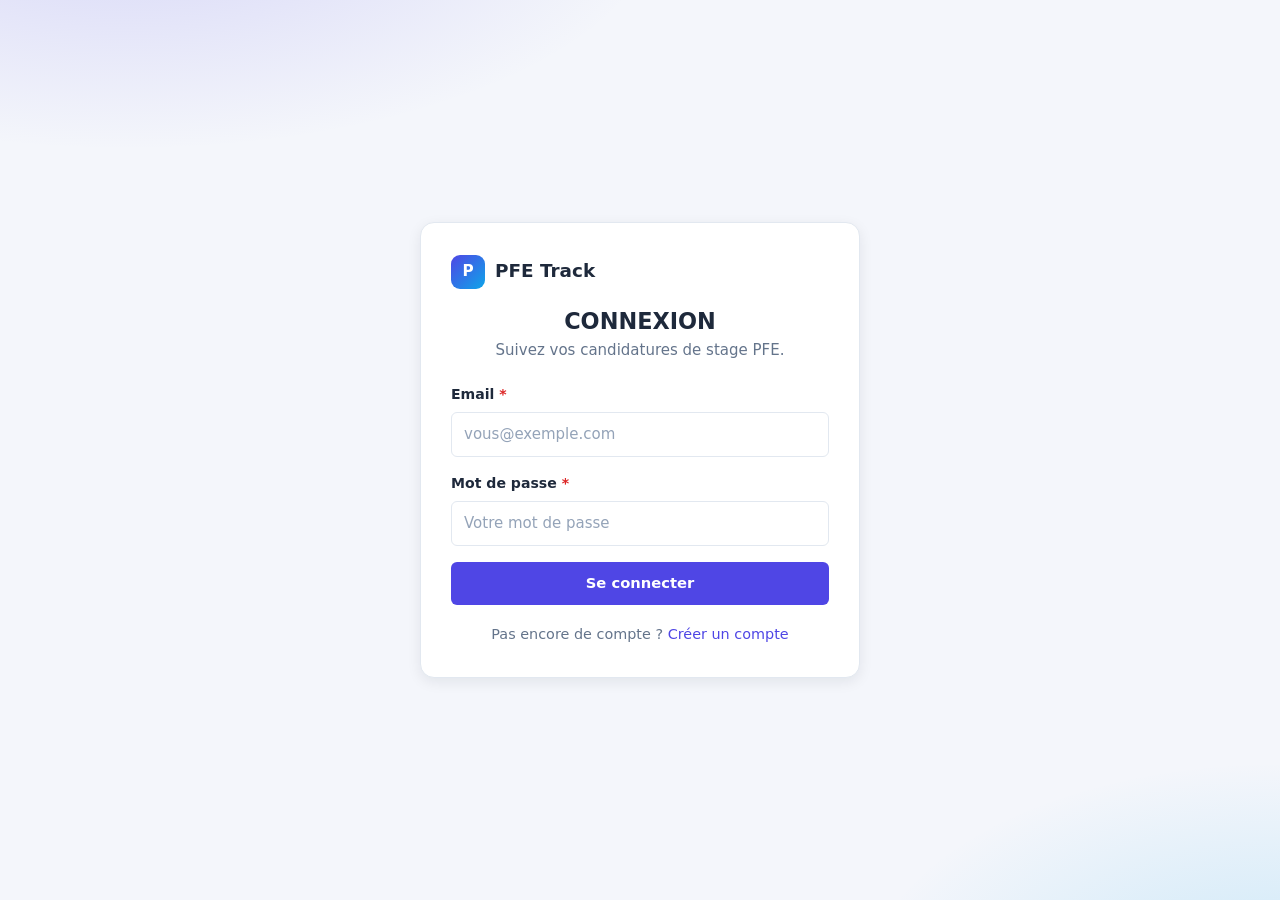
<file: frontend/index.html>
<!DOCTYPE html>
<html lang="fr">
<head>
  <meta charset="UTF-8">
  <meta name="viewport" content="width=device-width, initial-scale=1">
  <title>PFE Track</title>
  <link rel="stylesheet" href="css/style.css">
</head>
<body class="auth-page" data-page="index">
  <div class="loading-block">
    <div class="spinner"></div>
    <span>Chargement...</span>
  </div>
 
  <noscript>
    <p class="text-center">JavaScript est nécessaire. <a href="login.html">Aller à la connexion</a></p>
  </noscript>
 
  <script src="js/api.js"></script>
  <script src="js/ui.js"></script>
  <script src="js/auth.js"></script>
</body>
</html>
</file>
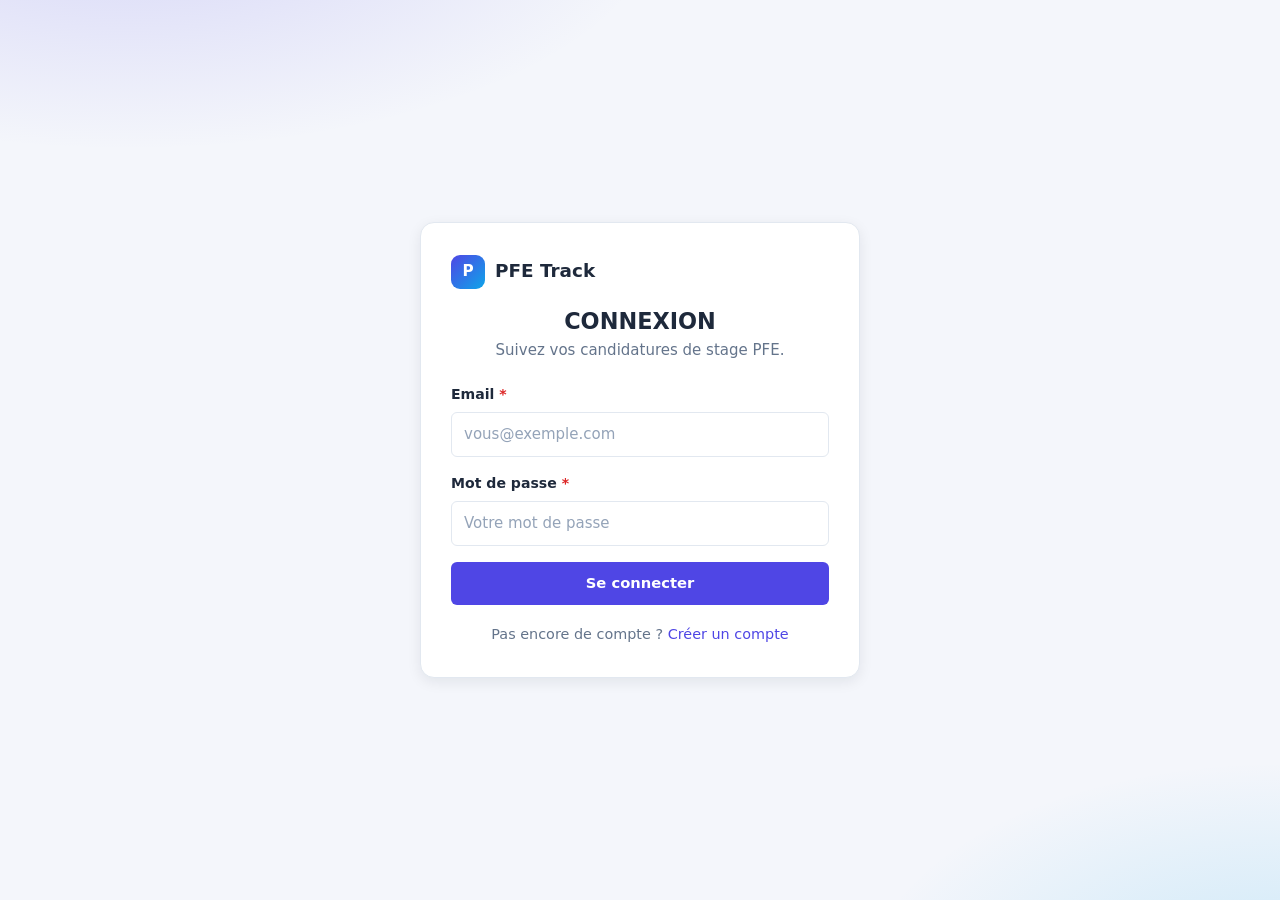
<file: frontend/applications.html>
<!DOCTYPE html>
<html lang="fr">
<head>
  <meta charset="UTF-8">
  <meta name="viewport" content="width=device-width, initial-scale=1">
  <title>Candidatures — PFE Track</title>
  <link rel="stylesheet" href="css/style.css">
</head>
<body data-page="applications">
  <div id="navbar"></div>
 
  <main class="container page">
    <div class="page-header">
      <div>
        <h1>Candidatures</h1>
        <p id="applications-count">&nbsp;</p>
      </div>
      <button type="button" class="btn btn-primary" id="add-application-btn">+ Ajouter une candidature</button>
    </div>
 
    <div class="toolbar">
      <div class="search">
        <label for="search-input" class="sr-only">Rechercher</label>
        <input type="search" id="search-input" class="form-control"
               placeholder="Rechercher par entreprise ou poste...">
      </div>
      <div>
        <label for="status-filter" class="sr-only">Filtrer par statut</label>
        <select id="status-filter" class="form-control"></select>
      </div>
    </div>
 
    <div id="applications-list"></div>
  </main>
 
  <!-- Modale d'ajout / modification -->
  <div class="modal-overlay hidden" id="application-modal">
    <div class="modal" role="dialog" aria-modal="true" aria-labelledby="application-modal-title">
      <form id="application-form" novalidate>
        <div class="modal-header">
          <h2 id="application-modal-title">Ajouter une candidature</h2>
          <button type="button" class="modal-close" data-close-modal aria-label="Fermer">&times;</button>
        </div>
 
        <div class="modal-body">
          <div class="form-row">
            <div class="form-group">
              <label for="company_name" class="required">Entreprise</label>
              <input type="text" id="company_name" name="company_name" class="form-control" maxlength="150" required>
            </div>
            <div class="form-group">
              <label for="position" class="required">Poste</label>
              <input type="text" id="position" name="position" class="form-control" maxlength="150" required>
            </div>
          </div>
 
          <div class="form-row">
            <div class="form-group">
              <label for="domain" class="required">Domaine</label>
              <input type="text" id="domain" name="domain" class="form-control" maxlength="100"
                     placeholder="Ex. Développement web" required>
            </div>
            <div class="form-group">
              <label for="application_date" class="required">Date de candidature</label>
              <input type="date" id="application_date" name="application_date" class="form-control" required>
            </div>
          </div>
 
          <div class="form-row">
            <div class="form-group">
              <label for="status" class="required">Statut</label>
              <select id="status" name="status" class="form-control" required></select>
            </div>
            <div class="form-group">
              <label for="contact_email">Email de contact</label>
              <input type="email" id="contact_email" name="contact_email" class="form-control"
                     maxlength="150" placeholder="recrutement@entreprise.com">
            </div>
          </div>
 
          <div class="form-group">
            <label for="offer_url">Lien de l'offre</label>
            <input type="url" id="offer_url" name="offer_url" class="form-control"
                   maxlength="255" placeholder="https://...">
          </div>
 
          <div class="form-group">
            <label for="notes">Notes</label>
            <textarea id="notes" name="notes" class="form-control"></textarea>
          </div>
        </div>
 
        <div class="modal-footer">
          <button type="button" class="btn btn-secondary" data-close-modal>Annuler</button>
          <button type="submit" class="btn btn-primary" id="application-submit">Enregistrer</button>
        </div>
      </form>
    </div>
  </div>
 
  <script src="js/api.js"></script>
  <script src="js/ui.js"></script>
  <script src="js/auth.js"></script>
  <script src="js/applications.js"></script>
</body>
</html>
</file>
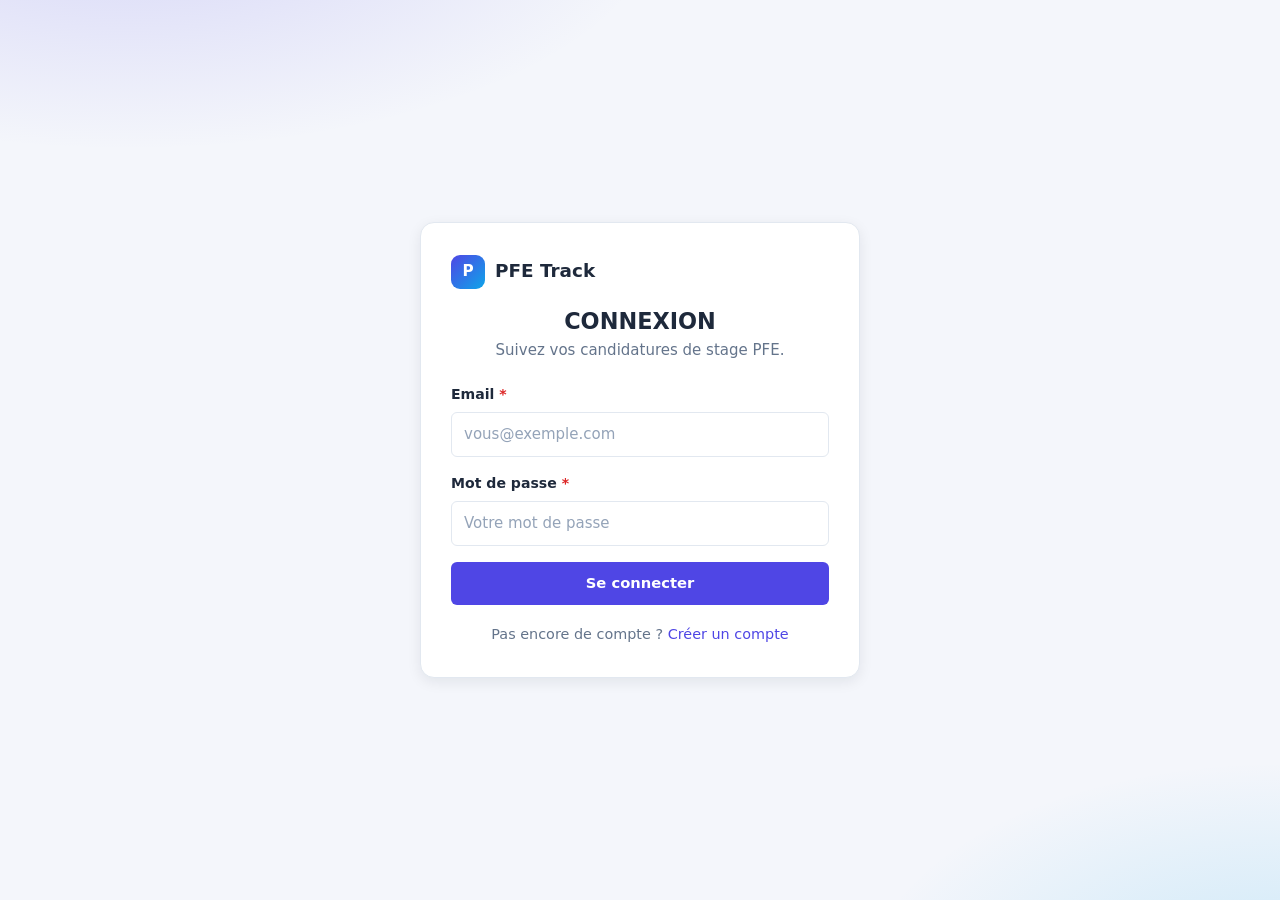
<file: frontend/dashboard.html>
<!DOCTYPE html>
<html lang="fr">
<head>
  <meta charset="UTF-8">
  <meta name="viewport" content="width=device-width, initial-scale=1">
  <title>Tableau de bord — PFE Track</title>
  <link rel="stylesheet" href="css/style.css">
</head>
<body data-page="dashboard">
  <div id="navbar"></div>
 
  <main class="container page">
    <div class="page-header">
      <div>
        <h1>Tableau de bord</h1>
        <p>Un aperçu de vos candidatures et de vos tâches.</p>
      </div>
      <a class="btn btn-primary" href="applications.html">Voir les candidatures</a>
    </div>
 
    <section class="stats-grid" aria-label="Statistiques">
      <div class="stat-card">
        <div class="stat-icon" aria-hidden="true">📋</div>
        <div>
          <div class="stat-value" id="stat-total">—</div>
          <div class="stat-label">Candidatures</div>
        </div>
      </div>
      <div class="stat-card stat-card--info">
        <div class="stat-icon" aria-hidden="true">📤</div>
        <div>
          <div class="stat-value" id="stat-sent">—</div>
          <div class="stat-label">Envoyées</div>
        </div>
      </div>
      <div class="stat-card stat-card--warning">
        <div class="stat-icon" aria-hidden="true">⏳</div>
        <div>
          <div class="stat-value" id="stat-waiting">—</div>
          <div class="stat-label">En attente de réponse</div>
        </div>
      </div>
      <div class="stat-card stat-card--violet">
        <div class="stat-icon" aria-hidden="true">🗓️</div>
        <div>
          <div class="stat-value" id="stat-interview">—</div>
          <div class="stat-label">Entretiens programmés</div>
        </div>
      </div>
      <div class="stat-card stat-card--success">
        <div class="stat-icon" aria-hidden="true">✅</div>
        <div>
          <div class="stat-value" id="stat-accepted">—</div>
          <div class="stat-label">Acceptées</div>
        </div>
      </div>
      <div class="stat-card stat-card--danger">
        <div class="stat-icon" aria-hidden="true">❌</div>
        <div>
          <div class="stat-value" id="stat-rejected">—</div>
          <div class="stat-label">Refusées</div>
        </div>
      </div>
    </section>
 
    <div class="grid-2">
      <section class="card">
        <div class="card-header">
          <h2>Prochaines tâches</h2>
          <a class="btn btn-ghost btn-sm" href="tasks.html">Toutes les tâches</a>
        </div>
        <div id="upcoming-tasks"></div>
      </section>
 
      <section class="card">
        <div class="card-header">
          <h2>Activités récentes</h2>
          <a class="btn btn-ghost btn-sm" href="applications.html">Toutes les candidatures</a>
        </div>
        <div id="recent-applications"></div>
      </section>
    </div>
  </main>
 
  <script src="js/api.js"></script>
  <script src="js/ui.js"></script>
  <script src="js/auth.js"></script>
  <script src="js/dashboard.js"></script>
</body>
</html>
</file>
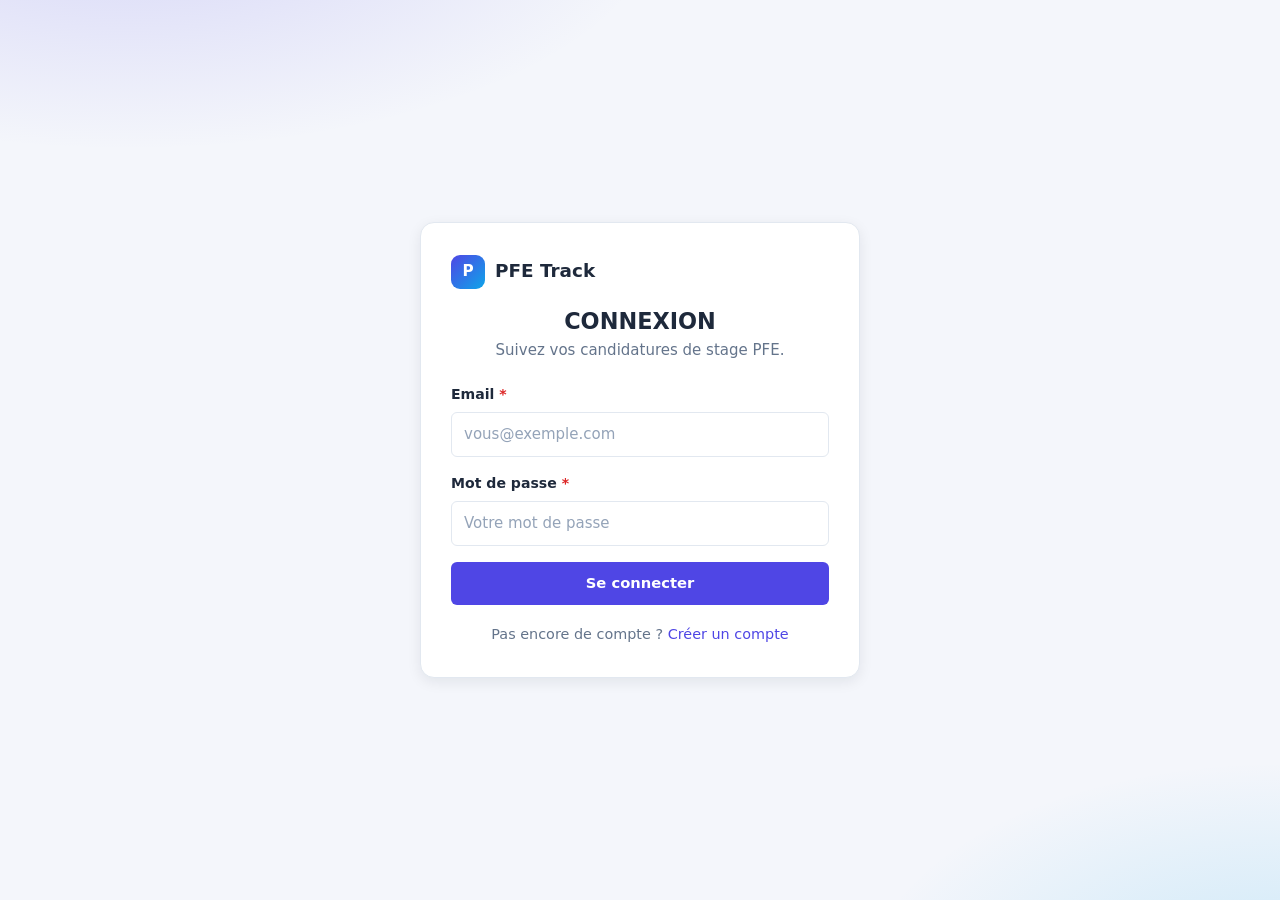
<file: frontend/login.html>
<!DOCTYPE html>
<html lang="fr">
<head>
  <meta charset="UTF-8">
  <meta name="viewport" content="width=device-width, initial-scale=1">
  <title>CONNEXION — PFE Track</title>
  <link rel="stylesheet" href="css/style.css">
</head>
<body class="auth-page" data-page="login">
  <main class="auth-card">
    <a class="brand" href="index.html"><span class="brand-mark">P</span>PFE Track</a>
    <h1>CONNEXION</h1>
    <p class="auth-subtitle">Suivez vos candidatures de stage PFE.</p>
 
    <form id="login-form" novalidate>
      <div class="form-group">
        <label for="email" class="required">Email</label>
        <input type="email" id="email" name="email" class="form-control"
               placeholder="vous@exemple.com" autocomplete="email" required>
      </div>
 
      <div class="form-group">
        <label for="password" class="required">Mot de passe</label>
        <input type="password" id="password" name="password" class="form-control"
               placeholder="Votre mot de passe" autocomplete="current-password" required>
      </div>
 
      <button type="submit" class="btn btn-primary btn-block">Se connecter</button>
    </form>
 
    <p class="auth-footer">Pas encore de compte ? <a href="register.html">Créer un compte</a></p>
  </main>
 
  <script src="js/api.js"></script>
  <script src="js/ui.js"></script>
  <script src="js/auth.js"></script>
</body>
</html>
</file>
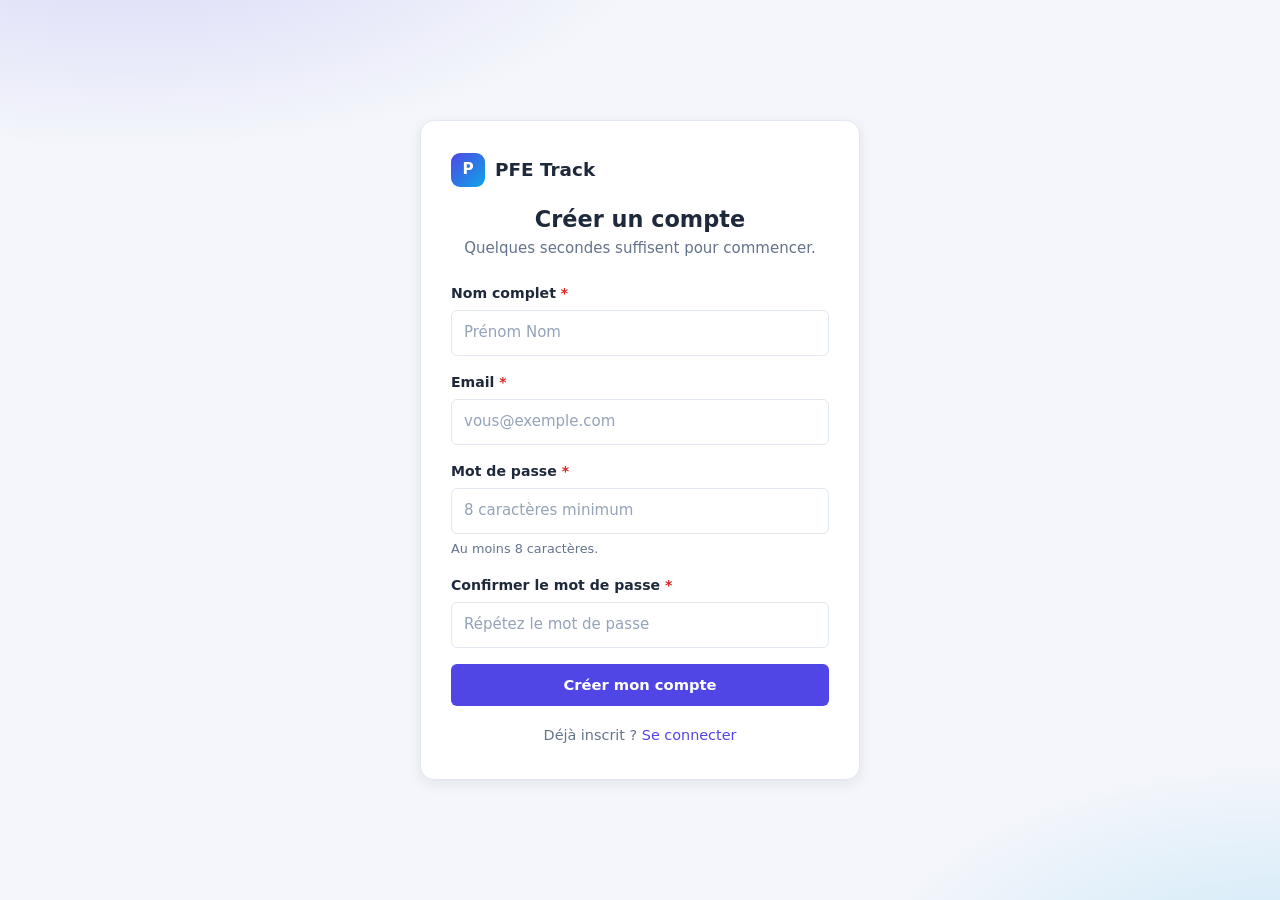
<file: frontend/register.html>
<!DOCTYPE html>
<html lang="fr">
<head>
  <meta charset="UTF-8">
  <meta name="viewport" content="width=device-width, initial-scale=1">
  <title>Inscription — PFE Track</title>
  <link rel="stylesheet" href="css/style.css">
</head>
<body class="auth-page" data-page="register">
  <main class="auth-card">
    <a class="brand" href="index.html"><span class="brand-mark">P</span>PFE Track</a>
    <h1>Créer un compte</h1>
    <p class="auth-subtitle">Quelques secondes suffisent pour commencer.</p>
 
    <form id="register-form" novalidate>
      <div class="form-group">
        <label for="full_name" class="required">Nom complet</label>
        <input type="text" id="full_name" name="full_name" class="form-control"
               placeholder="Prénom Nom" autocomplete="name" maxlength="100" required>
      </div>
 
      <div class="form-group">
        <label for="email" class="required">Email</label>
        <input type="email" id="email" name="email" class="form-control"
               placeholder="vous@exemple.com" autocomplete="email" maxlength="150" required>
      </div>
 
      <div class="form-group">
        <label for="password" class="required">Mot de passe</label>
        <input type="password" id="password" name="password" class="form-control"
               placeholder="8 caractères minimum" autocomplete="new-password" required>
        <div class="form-hint">Au moins 8 caractères.</div>
      </div>
 
      <div class="form-group">
        <label for="confirm_password" class="required">Confirmer le mot de passe</label>
        <input type="password" id="confirm_password" name="confirm_password" class="form-control"
               placeholder="Répétez le mot de passe" autocomplete="new-password" required>
      </div>
 
      <button type="submit" class="btn btn-primary btn-block">Créer mon compte</button>
    </form>
 
    <p class="auth-footer">Déjà inscrit ? <a href="login.html">Se connecter</a></p>
  </main>
 
  <script src="js/api.js"></script>
  <script src="js/ui.js"></script>
  <script src="js/auth.js"></script>
</body>
</html>
</file>
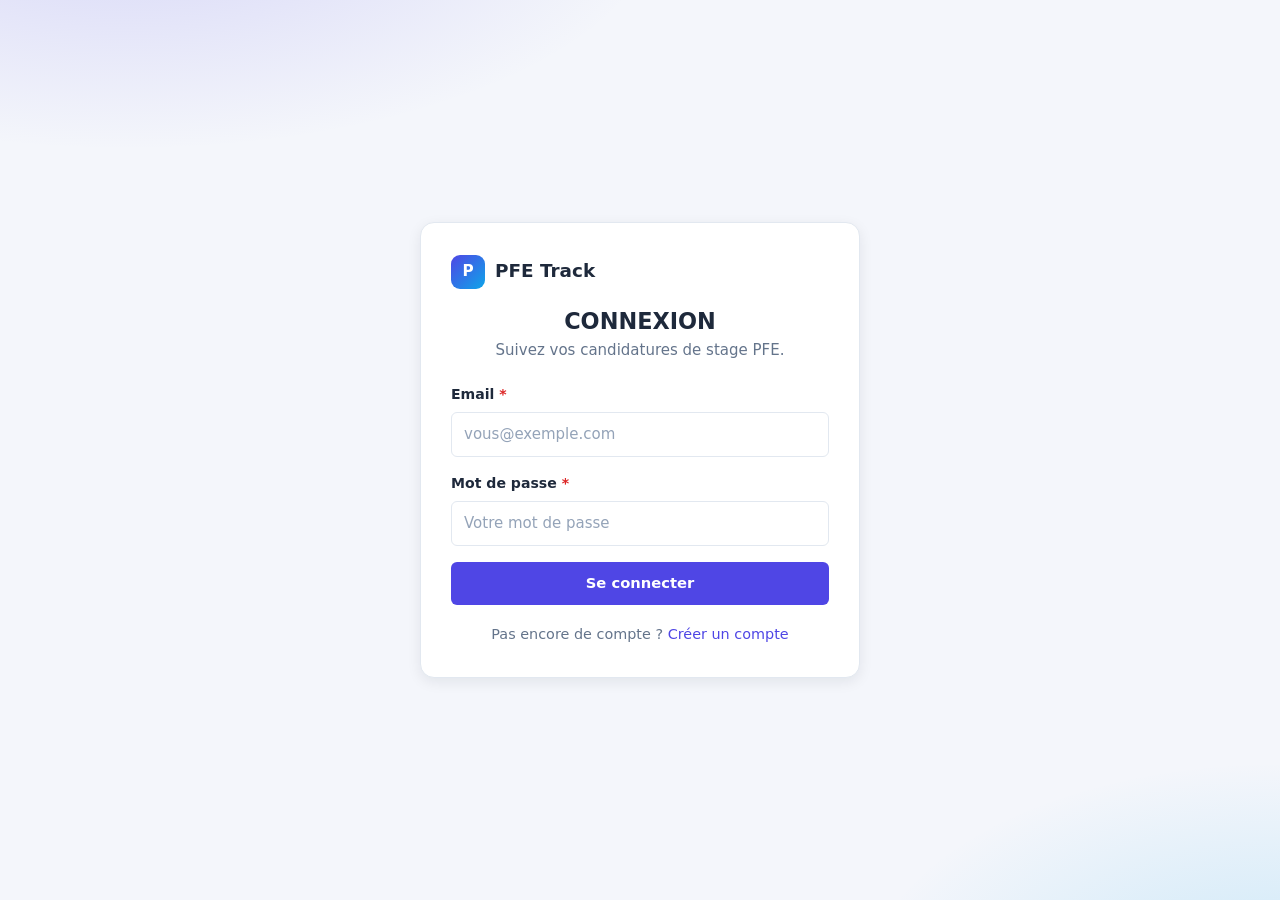
<file: frontend/tasks.html>
<!DOCTYPE html>
<html lang="fr">
<head>
  <meta charset="UTF-8">
  <meta name="viewport" content="width=device-width, initial-scale=1">
  <title>Tâches — PFE Track</title>
  <link rel="stylesheet" href="css/style.css">
</head>
<body data-page="tasks">
  <div id="navbar"></div>
 
  <main class="container page">
    <div class="page-header">
      <div>
        <h1>Tâches</h1>
        <p id="tasks-count">&nbsp;</p>
      </div>
      <button type="button" class="btn btn-primary" id="add-task-btn">+ Ajouter une tâche</button>
    </div>
 
    <div class="toolbar">
      <div>
        <label for="task-filter" class="sr-only">Filtrer les tâches</label>
        <select id="task-filter" class="form-control">
          <option value="">Toutes les tâches</option>
          <option value="todo">À faire</option>
          <option value="done">Terminées</option>
        </select>
      </div>
    </div>
 
    <div id="tasks-list"></div>
  </main>
 
  <!-- Modale d'ajout / modification -->
  <div class="modal-overlay hidden" id="task-modal">
    <div class="modal" role="dialog" aria-modal="true" aria-labelledby="task-modal-title">
      <form id="task-form" novalidate>
        <div class="modal-header">
          <h2 id="task-modal-title">Ajouter une tâche</h2>
          <button type="button" class="modal-close" data-close-modal aria-label="Fermer">&times;</button>
        </div>
 
        <div class="modal-body">
          <div class="form-group">
            <label for="title" class="required">Titre</label>
            <input type="text" id="title" name="title" class="form-control" maxlength="150" required>
          </div>
 
          <div class="form-group">
            <label for="description">Description</label>
            <textarea id="description" name="description" class="form-control"></textarea>
          </div>
 
          <div class="form-row">
            <div class="form-group">
              <label for="due_date" class="required">Date d'échéance</label>
              <input type="date" id="due_date" name="due_date" class="form-control" required>
            </div>
            <div class="form-group">
              <label for="priority" class="required">Priorité</label>
              <select id="priority" name="priority" class="form-control" required></select>
            </div>
          </div>
 
          <div class="form-group">
            <label for="application_id">Candidature associée</label>
            <select id="application_id" name="application_id" class="form-control">
              <option value="">Aucune</option>
            </select>
          </div>
 
          <div class="form-group">
            <label class="checkbox">
              <input type="checkbox" id="completed" name="completed">
              Tâche terminée
            </label>
          </div>
        </div>
 
        <div class="modal-footer">
          <button type="button" class="btn btn-secondary" data-close-modal>Annuler</button>
          <button type="submit" class="btn btn-primary" id="task-submit">Enregistrer</button>
        </div>
      </form>
    </div>
  </div>
 
  <script src="js/api.js"></script>
  <script src="js/ui.js"></script>
  <script src="js/auth.js"></script>
  <script src="js/tasks.js"></script>
</body>
</html>
</file>
<file: frontend/css/style.css>
/* ==========================================================================
   PFE Track — style.css
   Feuille de style commune à toutes les pages.
 
   Conventions utilisées par le JS :
   - Badge de statut   : class="badge badge--<slug>" où slug = statut en minuscules,
                         espaces remplacés par "-"
                         (ex. "Application Sent" -> badge--application-sent)
   - Badge de priorité : class="badge badge--low | badge--medium | badge--high"
   - Messages          : .toast-container > .toast.toast--success | --error | --info
   - Chargement        : .loading-overlay (plein écran) ou .btn.is-loading (bouton)
   - Masquer           : .hidden
   ========================================================================== */
 
/* ---------- 1. Variables ---------- */
:root {
  --c-primary: #4f46e5;
  --c-primary-dark: #4338ca;
  --c-primary-soft: #eef2ff;
  --c-accent: #0ea5e9;
 
  --c-bg: #f4f6fb;
  --c-surface: #ffffff;
  --c-border: #e2e8f0;
  --c-text: #1e293b;
  --c-text-muted: #64748b;
 
  --c-success: #16a34a;
  --c-success-soft: #dcfce7;
  --c-warning: #d97706;
  --c-warning-soft: #fef3c7;
  --c-danger: #dc2626;
  --c-danger-soft: #fee2e2;
  --c-info: #0284c7;
  --c-info-soft: #e0f2fe;
  --c-violet: #7c3aed;
  --c-violet-soft: #ede9fe;
  --c-grey-soft: #f1f5f9;
 
  --radius: 10px;
  --radius-sm: 6px;
  --shadow-sm: 0 1px 2px rgba(15, 23, 42, 0.06);
  --shadow: 0 4px 14px rgba(15, 23, 42, 0.08);
  --shadow-lg: 0 20px 40px rgba(15, 23, 42, 0.18);
 
  --font: system-ui, -apple-system, "Segoe UI", Roboto, "Helvetica Neue", Arial, sans-serif;
  --navbar-h: 64px;
  --transition: 0.18s ease;
}
 
/* ---------- 2. Reset & base ---------- */
*,
*::before,
*::after {
  box-sizing: border-box;
}
 
html {
  -webkit-text-size-adjust: 100%;
}
 
body {
  margin: 0;
  font-family: var(--font);
  font-size: 15px;
  line-height: 1.55;
  color: var(--c-text);
  background: var(--c-bg);
  min-height: 100vh;
}
 
h1, h2, h3, h4 {
  margin: 0 0 0.5em;
  line-height: 1.25;
  font-weight: 650;
}
 
h1 { font-size: 1.65rem; }
h2 { font-size: 1.25rem; }
h3 { font-size: 1.05rem; }
 
p { margin: 0 0 1em; }
 
a {
  color: var(--c-primary);
  text-decoration: none;
}
a:hover { text-decoration: underline; }
 
img { max-width: 100%; display: block; }
 
button, input, select, textarea { font: inherit; color: inherit; }
 
:focus-visible {
  outline: 3px solid rgba(79, 70, 229, 0.45);
  outline-offset: 2px;
}
 
.hidden { display: none !important; }
 
.text-muted { color: var(--c-text-muted); }
.text-center { text-align: center; }
 
.sr-only {
  position: absolute;
  width: 1px;
  height: 1px;
  padding: 0;
  margin: -1px;
  overflow: hidden;
  clip: rect(0, 0, 0, 0);
  white-space: nowrap;
  border: 0;
}
 
/* ---------- 3. Mise en page ---------- */
.container {
  width: 100%;
  max-width: 1180px;
  margin: 0 auto;
  padding: 0 20px;
}
 
.page {
  padding: 28px 0 56px;
}
 
.page-header {
  display: flex;
  flex-wrap: wrap;
  align-items: center;
  justify-content: space-between;
  gap: 12px;
  margin-bottom: 22px;
}
 
.page-header h1 { margin: 0; }
.page-header p { margin: 2px 0 0; color: var(--c-text-muted); }
 
.grid-2 {
  display: grid;
  grid-template-columns: repeat(2, minmax(0, 1fr));
  gap: 20px;
}
 
/* ---------- 4. Navbar ---------- */
.navbar {
  position: sticky;
  top: 0;
  z-index: 50;
  height: var(--navbar-h);
  background: var(--c-surface);
  border-bottom: 1px solid var(--c-border);
  box-shadow: var(--shadow-sm);
}
 
.navbar .container {
  height: 100%;
  display: flex;
  align-items: center;
  justify-content: space-between;
  gap: 16px;
}
 
.brand {
  display: inline-flex;
  align-items: center;
  gap: 10px;
  font-weight: 700;
  font-size: 1.15rem;
  color: var(--c-text);
}
.brand:hover { text-decoration: none; }
 
.brand-mark {
  display: inline-grid;
  place-items: center;
  width: 34px;
  height: 34px;
  border-radius: 9px;
  color: #fff;
  font-size: 0.95rem;
  background: linear-gradient(135deg, var(--c-primary), var(--c-accent));
}
 
.nav-links {
  display: flex;
  align-items: center;
  gap: 4px;
  list-style: none;
  margin: 0;
  padding: 0;
}
 
.nav-links a {
  display: block;
  padding: 8px 14px;
  border-radius: var(--radius-sm);
  color: var(--c-text-muted);
  font-weight: 500;
  transition: background var(--transition), color var(--transition);
}
 
.nav-links a:hover {
  background: var(--c-grey-soft);
  color: var(--c-text);
  text-decoration: none;
}
 
.nav-links a.active {
  background: var(--c-primary-soft);
  color: var(--c-primary-dark);
}
 
.nav-user {
  display: flex;
  align-items: center;
  gap: 12px;
}
 
.nav-user-name {
  font-size: 0.9rem;
  color: var(--c-text-muted);
  max-width: 180px;
  overflow: hidden;
  text-overflow: ellipsis;
  white-space: nowrap;
}
 
.nav-toggle {
  display: none;
  width: 40px;
  height: 40px;
  border: 1px solid var(--c-border);
  border-radius: var(--radius-sm);
  background: var(--c-surface);
  cursor: pointer;
  font-size: 1.2rem;
  line-height: 1;
}

.nav-menu {
  display: flex;
  align-items: center;
  gap: 24px;
}
 
/* ---------- 5. Boutons ---------- */
.btn {
  display: inline-flex;
  align-items: center;
  justify-content: center;
  gap: 8px;
  padding: 9px 18px;
  border: 1px solid transparent;
  border-radius: var(--radius-sm);
  font-weight: 600;
  font-size: 0.92rem;
  cursor: pointer;
  text-decoration: none;
  transition: background var(--transition), border-color var(--transition),
    box-shadow var(--transition), transform var(--transition);
}
 
.btn:hover { text-decoration: none; }
.btn:active { transform: translateY(1px); }
 
.btn:disabled,
.btn.is-loading {
  opacity: 0.65;
  cursor: not-allowed;
  pointer-events: none;
}
 
.btn-primary {
  background: var(--c-primary);
  color: #fff;
}
.btn-primary:hover { background: var(--c-primary-dark); }
 
.btn-secondary {
  background: var(--c-surface);
  color: var(--c-text);
  border-color: var(--c-border);
}
.btn-secondary:hover { background: var(--c-grey-soft); }
 
.btn-danger {
  background: var(--c-danger);
  color: #fff;
}
.btn-danger:hover { background: #b91c1c; }
 
.btn-ghost {
  background: transparent;
  color: var(--c-text-muted);
}
.btn-ghost:hover { background: var(--c-grey-soft); color: var(--c-text); }
 
.btn-sm { padding: 5px 10px; font-size: 0.82rem; }
.btn-block { display: flex; width: 100%; }
 
.btn.is-loading::after {
  content: "";
  width: 14px;
  height: 14px;
  border: 2px solid currentColor;
  border-right-color: transparent;
  border-radius: 50%;
  animation: spin 0.7s linear infinite;
}
 
/* ---------- 6. Cartes ---------- */
.card {
  background: var(--c-surface);
  border: 1px solid var(--c-border);
  border-radius: var(--radius);
  box-shadow: var(--shadow-sm);
  padding: 20px;
}
 
.card-header {
  display: flex;
  align-items: center;
  justify-content: space-between;
  gap: 12px;
  margin-bottom: 14px;
}
.card-header h2,
.card-header h3 { margin: 0; }
 
/* ---------- 7. Formulaires ---------- */
.form-group { margin-bottom: 16px; }
 
.form-row {
  display: grid;
  grid-template-columns: repeat(2, minmax(0, 1fr));
  gap: 16px;
}
 
label,
.form-label {
  display: block;
  margin-bottom: 6px;
  font-size: 0.88rem;
  font-weight: 600;
}
 
.required::after {
  content: " *";
  color: var(--c-danger);
}
 
.form-control {
  display: block;
  width: 100%;
  padding: 10px 12px;
  background: var(--c-surface);
  border: 1px solid var(--c-border);
  border-radius: var(--radius-sm);
  transition: border-color var(--transition), box-shadow var(--transition);
}
 
.form-control::placeholder { color: #94a3b8; }
 
.form-control:focus {
  outline: none;
  border-color: var(--c-primary);
  box-shadow: 0 0 0 3px rgba(79, 70, 229, 0.18);
}
 
textarea.form-control { min-height: 96px; resize: vertical; }
 
.form-control.is-invalid {
  border-color: var(--c-danger);
  background: #fffafa;
}
 
.form-error {
  margin-top: 5px;
  font-size: 0.82rem;
  color: var(--c-danger);
}
 
.form-hint {
  margin-top: 5px;
  font-size: 0.8rem;
  color: var(--c-text-muted);
}
 
.form-actions {
  display: flex;
  flex-wrap: wrap;
  justify-content: flex-end;
  gap: 10px;
  margin-top: 8px;
}
 
.checkbox {
  display: inline-flex;
  align-items: center;
  gap: 8px;
  margin: 0;
  font-weight: 500;
  cursor: pointer;
}
 
.checkbox input,
.task-check {
  width: 18px;
  height: 18px;
  accent-color: var(--c-primary);
  cursor: pointer;
}
 
/* Alerte (erreurs API affichées dans un formulaire) */
.alert {
  padding: 11px 14px;
  margin-bottom: 16px;
  border-radius: var(--radius-sm);
  border: 1px solid transparent;
  font-size: 0.9rem;
}
.alert--error   { background: var(--c-danger-soft);  border-color: #fecaca; color: #991b1b; }
.alert--success { background: var(--c-success-soft); border-color: #bbf7d0; color: #166534; }
.alert--info    { background: var(--c-info-soft);    border-color: #bae6fd; color: #075985; }
 
/* ---------- 8. Pages d'authentification & accueil ---------- */
.auth-page {
  min-height: 100vh;
  display: grid;
  place-items: center;
  padding: 24px 16px;
  background:
    radial-gradient(900px 400px at 10% -10%, rgba(79, 70, 229, 0.18), transparent 60%),
    radial-gradient(700px 380px at 100% 110%, rgba(14, 165, 233, 0.18), transparent 60%),
    var(--c-bg);
}
 
.auth-card {
  width: 100%;
  max-width: 440px;
  padding: 32px 30px;
  background: var(--c-surface);
  border: 1px solid var(--c-border);
  border-radius: 14px;
  box-shadow: var(--shadow);
}
 
.auth-card .brand { justify-content: center; margin-bottom: 18px; }
.auth-card h1 { text-align: center; font-size: 1.4rem; margin-bottom: 4px; }
.auth-subtitle { text-align: center; color: var(--c-text-muted); margin-bottom: 22px; }
.auth-footer { margin: 18px 0 0; text-align: center; font-size: 0.9rem; color: var(--c-text-muted); }
 
/* ---------- 9. Statistiques (dashboard) ---------- */
.stats-grid {
  display: grid;
  grid-template-columns: repeat(auto-fit, minmax(190px, 1fr));
  gap: 16px;
  margin-bottom: 24px;
}
 
.stat-card {
  display: flex;
  align-items: center;
  gap: 14px;
  padding: 18px;
  background: var(--c-surface);
  border: 1px solid var(--c-border);
  border-radius: var(--radius);
  box-shadow: var(--shadow-sm);
}
 
.stat-icon {
  flex: none;
  display: grid;
  place-items: center;
  width: 46px;
  height: 46px;
  border-radius: 12px;
  font-size: 1.3rem;
  background: var(--c-primary-soft);
}
 
.stat-value { font-size: 1.75rem; font-weight: 700; line-height: 1.1; }
.stat-label { font-size: 0.82rem; color: var(--c-text-muted); }
 
.stat-card--info    .stat-icon { background: var(--c-info-soft); }
.stat-card--warning .stat-icon { background: var(--c-warning-soft); }
.stat-card--violet  .stat-icon { background: var(--c-violet-soft); }
.stat-card--success .stat-icon { background: var(--c-success-soft); }
.stat-card--danger  .stat-icon { background: var(--c-danger-soft); }
 
/* ---------- 10. Badges ---------- */
.badge {
  display: inline-block;
  padding: 3px 10px;
  border-radius: 999px;
  font-size: 0.76rem;
  font-weight: 600;
  white-space: nowrap;
  background: var(--c-grey-soft);
  color: var(--c-text-muted);
}
 
/* Statuts des candidatures */
.badge--to-contact            { background: var(--c-grey-soft);    color: #475569; }
.badge--application-sent      { background: var(--c-info-soft);    color: #075985; }
.badge--waiting-for-response  { background: var(--c-warning-soft); color: #92400e; }
.badge--interview-scheduled   { background: var(--c-violet-soft);  color: #5b21b6; }
.badge--accepted              { background: var(--c-success-soft); color: #166534; }
.badge--rejected              { background: var(--c-danger-soft);  color: #991b1b; }
 
/* Priorités des tâches */
.badge--low    { background: var(--c-success-soft); color: #166534; }
.badge--medium { background: var(--c-warning-soft); color: #92400e; }
.badge--high   { background: var(--c-danger-soft);  color: #991b1b; }
 
/* ---------- 11. Barre d'outils (recherche / filtres) ---------- */
.toolbar {
  display: flex;
  flex-wrap: wrap;
  align-items: center;
  gap: 12px;
  margin-bottom: 16px;
}
 
.toolbar .form-control { width: auto; min-width: 180px; }
.toolbar .search { flex: 1 1 240px; }
.toolbar .search .form-control { width: 100%; }
 
/* ---------- 12. Tableaux ---------- */
.table-wrapper {
  overflow-x: auto;
  background: var(--c-surface);
  border: 1px solid var(--c-border);
  border-radius: var(--radius);
  box-shadow: var(--shadow-sm);
}
 
.table {
  width: 100%;
  border-collapse: collapse;
  font-size: 0.92rem;
}
 
.table th,
.table td {
  padding: 12px 14px;
  text-align: left;
  vertical-align: middle;
  border-bottom: 1px solid var(--c-border);
}
 
.table th {
  font-size: 0.78rem;
  text-transform: uppercase;
  letter-spacing: 0.04em;
  color: var(--c-text-muted);
  background: #f8fafc;
  white-space: nowrap;
}
 
.table tbody tr:last-child td { border-bottom: 0; }
.table tbody tr:hover { background: #f8fafc; }
 
.table .cell-title { font-weight: 600; }
.table .cell-sub { display: block; font-size: 0.8rem; color: var(--c-text-muted); }
 
.table-actions {
  display: flex;
  gap: 6px;
  justify-content: flex-end;
  white-space: nowrap;
}
 
/* ---------- 13. Listes (tâches, activités) ---------- */
.list { list-style: none; margin: 0; padding: 0; }
 
.list-item {
  display: flex;
  align-items: flex-start;
  gap: 12px;
  padding: 12px 0;
  border-bottom: 1px solid var(--c-border);
}
.list-item:last-child { border-bottom: 0; }
 
.list-item-body { flex: 1; min-width: 0; }
.list-item-title { font-weight: 600; word-break: break-word; }
.list-item-meta {
  display: flex;
  flex-wrap: wrap;
  gap: 8px 12px;
  margin-top: 4px;
  font-size: 0.82rem;
  color: var(--c-text-muted);
}
 
.task-item.is-completed .list-item-title {
  text-decoration: line-through;
  color: var(--c-text-muted);
}
 
.task-item.is-overdue .due { color: var(--c-danger); font-weight: 600; }
 
.task-card-list {
  background: var(--c-surface);
  border: 1px solid var(--c-border);
  border-radius: var(--radius);
  box-shadow: var(--shadow-sm);
  padding: 4px 18px;
}
 
/* ---------- 14. État vide / chargement ---------- */
.empty-state {
  padding: 36px 16px;
  text-align: center;
  color: var(--c-text-muted);
}
.empty-state strong { display: block; margin-bottom: 4px; color: var(--c-text); }
 
.spinner {
  display: inline-block;
  width: 36px;
  height: 36px;
  border: 4px solid var(--c-primary-soft);
  border-top-color: var(--c-primary);
  border-radius: 50%;
  animation: spin 0.8s linear infinite;
}
 
.loading-block {
  display: flex;
  align-items: center;
  justify-content: center;
  gap: 12px;
  padding: 36px 16px;
  color: var(--c-text-muted);
}
 
.loading-overlay {
  position: fixed;
  inset: 0;
  z-index: 200;
  display: grid;
  place-items: center;
  background: rgba(244, 246, 251, 0.75);
  backdrop-filter: blur(2px);
}
 
@keyframes spin { to { transform: rotate(360deg); } }
 
/* ---------- 15. Modales ---------- */
.modal-overlay {
  position: fixed;
  inset: 0;
  z-index: 100;
  display: flex;
  align-items: flex-start;
  justify-content: center;
  padding: 40px 16px;
  overflow-y: auto;
  background: rgba(15, 23, 42, 0.5);
}
 
.modal {
  width: 100%;
  max-width: 640px;
  background: var(--c-surface);
  border-radius: 14px;
  box-shadow: var(--shadow-lg);
  animation: modal-in 0.2s ease;
}
 
.modal--sm { max-width: 420px; }
 
.modal-header {
  display: flex;
  align-items: center;
  justify-content: space-between;
  gap: 12px;
  padding: 18px 22px;
  border-bottom: 1px solid var(--c-border);
}
.modal-header h2 { margin: 0; font-size: 1.15rem; }
 
.modal-close {
  width: 34px;
  height: 34px;
  border: 0;
  border-radius: var(--radius-sm);
  background: transparent;
  font-size: 1.4rem;
  line-height: 1;
  color: var(--c-text-muted);
  cursor: pointer;
}
.modal-close:hover { background: var(--c-grey-soft); color: var(--c-text); }
 
.modal-body { padding: 22px; }
 
.modal-footer {
  display: flex;
  justify-content: flex-end;
  gap: 10px;
  padding: 14px 22px;
  border-top: 1px solid var(--c-border);
}
 
@keyframes modal-in {
  from { opacity: 0; transform: translateY(-10px); }
  to   { opacity: 1; transform: translateY(0); }
}
 
/* ---------- 16. Toasts (messages de confirmation) ---------- */
.toast-container {
  position: fixed;
  top: 16px;
  right: 16px;
  z-index: 300;
  display: flex;
  flex-direction: column;
  gap: 10px;
  width: min(360px, calc(100vw - 32px));
}
 
.toast {
  display: flex;
  align-items: flex-start;
  gap: 10px;
  padding: 12px 14px;
  background: var(--c-surface);
  border: 1px solid var(--c-border);
  border-left-width: 4px;
  border-radius: var(--radius-sm);
  box-shadow: var(--shadow);
  font-size: 0.9rem;
  animation: toast-in 0.25s ease;
}
 
.toast--success { border-left-color: var(--c-success); }
.toast--error   { border-left-color: var(--c-danger); }
.toast--info    { border-left-color: var(--c-info); }
 
.toast-message { flex: 1; }
 
.toast-close {
  border: 0;
  background: transparent;
  font-size: 1.1rem;
  line-height: 1;
  color: var(--c-text-muted);
  cursor: pointer;
}
 
@keyframes toast-in {
  from { opacity: 0; transform: translateX(20px); }
  to   { opacity: 1; transform: translateX(0); }
}
 
/* ---------- 17. Responsive ---------- */
 
/* Tablette */
@media (max-width: 900px) {
  .grid-2 { grid-template-columns: 1fr; }
  .nav-user-name { display: none; }
}
 
/* Mobile : navigation repliable */
@media (max-width: 768px) {
  .nav-toggle { display: inline-grid; place-items: center; }
 
  .nav-menu {
    position: absolute;
    top: var(--navbar-h);
    left: 0;
    right: 0;
    display: none;
    flex-direction: column;
    align-items: stretch;
    gap: 8px;
    padding: 12px 20px 16px;
    background: var(--c-surface);
    border-bottom: 1px solid var(--c-border);
    box-shadow: var(--shadow);
  }
  .nav-menu.open { display: flex; }
 
  .nav-links { flex-direction: column; align-items: stretch; }
  .nav-user { justify-content: space-between; padding-top: 8px; border-top: 1px solid var(--c-border); }
  .nav-user-name { display: block; }
}
 
/* Petit mobile : tableaux transformés en cartes (utiliser data-label sur les <td>) */
@media (max-width: 640px) {
  body { font-size: 14.5px; }
  h1 { font-size: 1.4rem; }
  .container { padding: 0 14px; }
  .form-row { grid-template-columns: 1fr; }
  .auth-card { padding: 26px 20px; }
  .toolbar .form-control { width: 100%; }
  .toolbar .btn { width: 100%; }
 
  .table-wrapper { background: transparent; border: 0; box-shadow: none; overflow: visible; }
  .table thead { display: none; }
  .table,
  .table tbody,
  .table tr,
  .table td { display: block; width: 100%; }
 
  .table tr {
    margin-bottom: 14px;
    background: var(--c-surface);
    border: 1px solid var(--c-border);
    border-radius: var(--radius);
    box-shadow: var(--shadow-sm);
  }
 
  .table td {
    display: flex;
    justify-content: space-between;
    align-items: center;
    gap: 14px;
    text-align: right;
    padding: 10px 14px;
  }
 
  .table td::before {
    content: attr(data-label);
    flex: none;
    font-size: 0.75rem;
    font-weight: 600;
    text-transform: uppercase;
    letter-spacing: 0.04em;
    color: var(--c-text-muted);
    text-align: left;
  }
 
  .table td[data-label="Actions"] { justify-content: flex-end; }
  .table td[data-label="Actions"]::before { display: none; }
 
  .modal-overlay { padding: 16px 10px; }
  .modal-body { padding: 16px; }
}
 
/* Préférence de mouvement réduit */
@media (prefers-reduced-motion: reduce) {
  *, *::before, *::after {
    animation-duration: 0.01ms !important;
    transition-duration: 0.01ms !important;
  }
}
</file>
